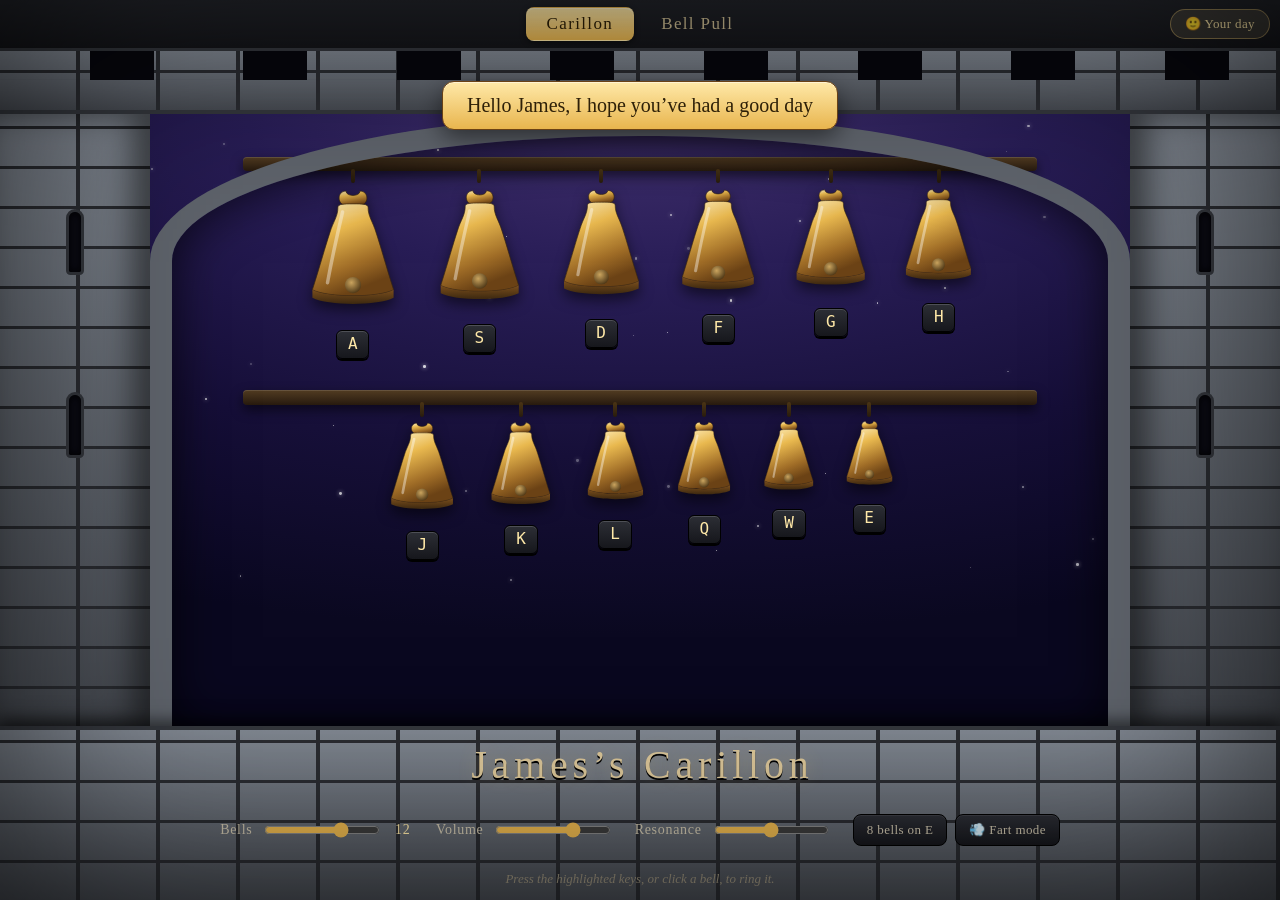
<file: index.html>
<!doctype html>
<html lang="en">
<head>
  <meta charset="utf-8" />
  <meta name="viewport" content="width=device-width, initial-scale=1" />
  <title>James&rsquo;s Carillon — a playable bell tower</title>
  <meta name="description" content="A little web game: pick a number of bells and play them like a carillon with your keyboard." />
  <link rel="stylesheet" href="styles.css?v=10" />
</head>
<body>
  <!-- Shared SVG gradients, defined once and referenced by every bell -->
  <svg width="0" height="0" style="position:absolute" aria-hidden="true" focusable="false">
    <defs>
      <linearGradient id="bellGold" x1="0" y1="0" x2="0.35" y2="1">
        <stop offset="0" stop-color="#fff1c4" />
        <stop offset="0.35" stop-color="#e9b94f" />
        <stop offset="0.75" stop-color="#a06d27" />
        <stop offset="1" stop-color="#6b4215" />
      </linearGradient>
      <linearGradient id="bellLip" x1="0" y1="0" x2="0" y2="1">
        <stop offset="0" stop-color="#7a4e1c" />
        <stop offset="1" stop-color="#3c2810" />
      </linearGradient>
      <radialGradient id="clapperGrad" cx="0.4" cy="0.35" r="0.7">
        <stop offset="0" stop-color="#caa45e" />
        <stop offset="1" stop-color="#4a3414" />
      </radialGradient>
    </defs>
  </svg>

  <div class="scene">
    <!-- Tab bar: switch between the two instruments -->
    <nav class="tabs" aria-label="Choose instrument">
      <a class="tab is-active" href="index.html" aria-current="page">Carillon</a>
      <a class="tab" href="ring.html">Bell Pull</a>
    </nav>

    <!-- Battlement crown that frames the top of the page -->
    <div class="battlement" aria-hidden="true"></div>

    <!-- The tower: two stone pillars framing the belfry opening -->
    <div class="tower">
      <div class="pillar pillar--left" aria-hidden="true">
        <span class="slit"></span>
        <span class="slit"></span>
      </div>

      <div class="belfry">
        <div class="belfry__sky" id="sky" aria-hidden="true"></div>
        <div class="beam" aria-hidden="true"></div>
        <div class="bells" id="bells"></div>
        <div class="belfry__arch" aria-hidden="true"></div>
      </div>

      <div class="pillar pillar--right" aria-hidden="true">
        <span class="slit"></span>
        <span class="slit"></span>
      </div>
    </div>

    <!-- Stone base with the nameplate and controls -->
    <div class="base">
      <div class="nameplate">James&rsquo;s Carillon</div>
      <div class="controls">
        <div class="control">
          <label for="count">Bells</label>
          <input id="count" type="range" min="3" max="16" value="12" />
          <output id="countVal">12</output>
        </div>
        <div class="control">
          <label for="vol">Volume</label>
          <input id="vol" type="range" min="0" max="100" value="70" />
        </div>
        <div class="control">
          <label for="resonance">Resonance</label>
          <input id="resonance" type="range" min="0" max="100" value="50" />
        </div>
        <div class="control control--toggles">
          <button id="etune" class="toggle-btn" type="button" aria-pressed="false"
            title="Tune a ring of 8 bells to E major (change-ringing &ldquo;eight on E&rdquo;)">8 bells on E</button>
          <button id="fart" class="toggle-btn toggle-btn--fun" type="button" aria-pressed="false"
            title="Replace the bell sounds with fart noises">💨 Fart mode</button>
        </div>
      </div>
      <p class="hint" id="hint">Press the highlighted keys, or click a bell, to ring it.</p>
    </div>
  </div>

  <script src="mood.js?v=4" defer></script>
  <script src="welcome.js?v=1" defer></script>
  <script src="carillon.js?v=5" defer></script>
</body>
</html>
</file>
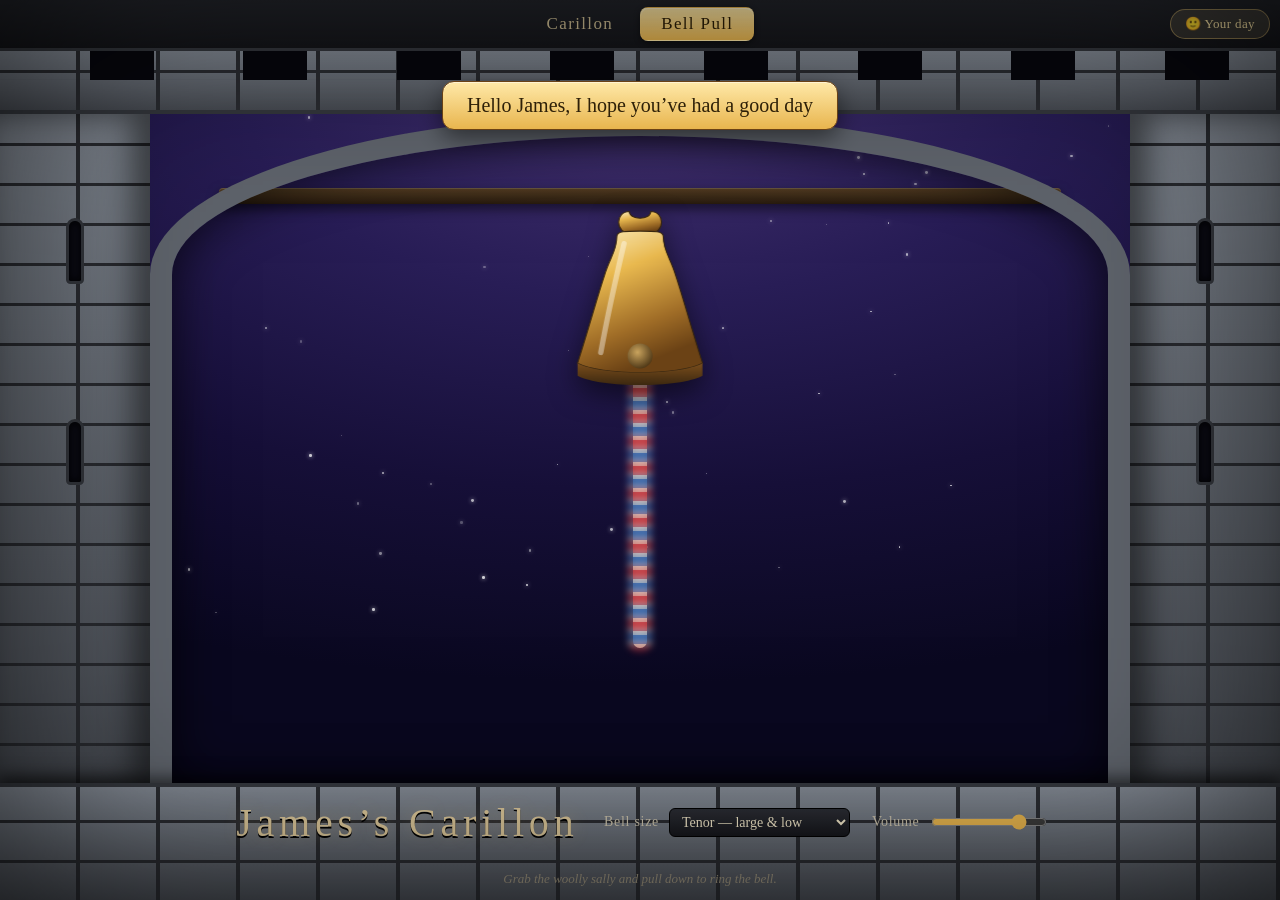
<file: ring.html>
<!doctype html>
<html lang="en">
<head>
  <meta charset="utf-8" />
  <meta name="viewport" content="width=device-width, initial-scale=1" />
  <title>Bell Pull — James&rsquo;s Carillon</title>
  <meta name="description" content="Pull the woolly sally to ring a big tower bell. Choose the bell size." />
  <link rel="stylesheet" href="styles.css?v=10" />
</head>
<body>
  <!-- Shared SVG gradients for the bell -->
  <svg width="0" height="0" style="position:absolute" aria-hidden="true" focusable="false">
    <defs>
      <linearGradient id="bellGold" x1="0" y1="0" x2="0.35" y2="1">
        <stop offset="0" stop-color="#fff1c4" />
        <stop offset="0.35" stop-color="#e9b94f" />
        <stop offset="0.75" stop-color="#a06d27" />
        <stop offset="1" stop-color="#6b4215" />
      </linearGradient>
      <linearGradient id="bellLip" x1="0" y1="0" x2="0" y2="1">
        <stop offset="0" stop-color="#7a4e1c" />
        <stop offset="1" stop-color="#3c2810" />
      </linearGradient>
      <radialGradient id="clapperGrad" cx="0.4" cy="0.35" r="0.7">
        <stop offset="0" stop-color="#caa45e" />
        <stop offset="1" stop-color="#4a3414" />
      </radialGradient>
    </defs>
  </svg>

  <div class="scene scene--pull">
    <!-- Tab bar: switch between the two instruments -->
    <nav class="tabs" aria-label="Choose instrument">
      <a class="tab" href="index.html">Carillon</a>
      <a class="tab is-active" href="ring.html" aria-current="page">Bell Pull</a>
    </nav>

    <div class="battlement" aria-hidden="true"></div>

    <div class="tower">
      <div class="pillar pillar--left" aria-hidden="true">
        <span class="slit"></span>
        <span class="slit"></span>
      </div>

      <div class="belfry belfry--pull">
        <div class="belfry__sky" id="sky" aria-hidden="true"></div>
        <div class="beam" aria-hidden="true"></div>

        <!-- The big bell, its rope and the woolly sally -->
        <div class="ringer" id="ringer">
          <div class="bigbell" id="bigbell"></div>
          <div class="sally" id="sally"></div>
        </div>

        <div class="belfry__arch" aria-hidden="true"></div>
      </div>

      <div class="pillar pillar--right" aria-hidden="true">
        <span class="slit"></span>
        <span class="slit"></span>
      </div>
    </div>

    <div class="base">
      <div class="nameplate">James&rsquo;s Carillon</div>
      <div class="controls">
        <div class="control">
          <label for="size">Bell size</label>
          <select id="size"></select>
        </div>
        <div class="control">
          <label for="vol">Volume</label>
          <input id="vol" type="range" min="0" max="100" value="80" />
        </div>
      </div>
      <p class="hint">Grab the woolly sally and pull down to ring the bell.</p>
    </div>
  </div>

  <script src="mood.js?v=4" defer></script>
  <script src="welcome.js?v=1" defer></script>
  <script src="pull.js?v=2" defer></script>
</body>
</html>
</file>
<file: styles.css>
:root {
  --stone-1: #818892;
  --stone-2: #5f646c;
  --stone-3: #474b52;
  --stone-4: #34373d;
  --mortar: #2a2c31;
  --gold: #ffe9a8;
  --bg: #07070d;
}

* { box-sizing: border-box; }

html, body { height: 100%; }

body {
  margin: 0;
  font-family: ui-serif, Georgia, "Times New Roman", serif;
  background: var(--bg);
  color: #e8e2d4;
  overflow: hidden;
  -webkit-user-select: none;
  user-select: none;
}

/* ---------- overall frame ---------- */
.scene {
  position: relative;
  height: 100vh;
  height: 100dvh;
  display: grid;
  grid-template-rows: auto clamp(38px, 7vh, 74px) 1fr auto;
}

.scene::after {
  /* soft vignette to give the stone depth */
  content: "";
  position: fixed;
  inset: 0;
  pointer-events: none;
  box-shadow: inset 0 0 220px rgba(0, 0, 0, 0.7);
  z-index: 6;
}

/* Shared masonry texture for stonework */
.battlement,
.pillar,
.base {
  background-color: var(--stone-2);
  background-image:
    repeating-linear-gradient(0deg, transparent 0 37px, var(--mortar) 37px 40px),
    repeating-linear-gradient(90deg, transparent 0 76px, var(--mortar) 76px 80px),
    linear-gradient(180deg, var(--stone-1), var(--stone-3));
}

/* ---------- battlement (top crown) ---------- */
.battlement {
  position: relative;
  z-index: 4;
  border-bottom: 4px solid var(--stone-4);
  box-shadow: 0 6px 14px rgba(0, 0, 0, 0.5);
  -webkit-mask:
    repeating-linear-gradient(to right, #000 0 7%, transparent 7% 12%) top / 100% 46% no-repeat,
    linear-gradient(#000, #000) bottom / 100% 54% no-repeat;
  mask:
    repeating-linear-gradient(to right, #000 0 7%, transparent 7% 12%) top / 100% 46% no-repeat,
    linear-gradient(#000, #000) bottom / 100% 54% no-repeat;
}

/* ---------- tower body & pillars ---------- */
.tower {
  position: relative;
  z-index: 2;
  display: grid;
  grid-template-columns: clamp(46px, 12vw, 150px) 1fr clamp(46px, 12vw, 150px);
  min-height: 0;
}

.pillar {
  position: relative;
}
.pillar--left { box-shadow: inset -18px 0 30px rgba(0, 0, 0, 0.5); }
.pillar--right { box-shadow: inset 18px 0 30px rgba(0, 0, 0, 0.5); }

.slit {
  position: absolute;
  left: 50%;
  transform: translateX(-50%);
  width: clamp(8px, 1vw, 12px);
  height: clamp(38px, 7vh, 60px);
  background: #0c0c16;
  border-radius: 7px 7px 2px 2px;
  box-shadow: 0 0 0 3px var(--stone-4), inset 0 0 8px #000;
}
.pillar .slit:nth-child(1) { top: 16%; }
.pillar .slit:nth-child(2) { top: 46%; }

/* ---------- belfry (the opening the bells hang in) ---------- */
.belfry {
  position: relative;
  overflow: hidden;
  background: #0c0a1e;
}

.belfry__sky {
  position: absolute;
  inset: 0;
  background: radial-gradient(125% 85% at 50% 0%,
    #41306f 0%, #281d56 32%, #160f38 66%, #0a0820 100%);
}

.star {
  position: absolute;
  background: #fff;
  border-radius: 50%;
  box-shadow: 0 0 4px #fff;
}

/* stone arch ring framing the top of the opening */
.belfry__arch {
  position: absolute;
  inset: 0;
  border: clamp(12px, 2vw, 22px) solid var(--stone-2);
  border-bottom: none;
  border-radius: 50% 50% 0 0 / 24% 24% 0 0;
  box-shadow: inset 0 0 50px rgba(0, 0, 0, 0.7);
  pointer-events: none;
  z-index: 3;
}

/* the headstock beam the bells hang from */
.beam {
  position: absolute;
  top: clamp(34px, 11%, 104px);
  left: 7%;
  right: 7%;
  height: clamp(12px, 1.8vh, 18px);
  background: linear-gradient(180deg, #523c22, #271a0e);
  border-radius: 4px;
  box-shadow: 0 5px 12px rgba(0, 0, 0, 0.55), inset 0 1px 0 rgba(255, 255, 255, 0.12);
  z-index: 1;
}

.bells {
  position: absolute;
  left: 0;
  right: 0;
  top: clamp(40px, 11%, 110px);
  bottom: 5%;
  display: flex;
  align-items: flex-start;
  justify-content: center;
  gap: clamp(4px, 1.3vw, 22px);
  padding: 0 6%;
  z-index: 2;
}

/* ---------- a single bell ---------- */
.bell {
  --w: 80px;
  width: var(--w);
  flex: 0 0 auto;
  margin: 0;
  padding: 0;
  border: none;
  background: none;
  cursor: pointer;
  display: flex;
  flex-direction: column;
  align-items: center;
  position: relative;
  -webkit-tap-highlight-color: transparent;
}

.bell__rope {
  width: 4px;
  height: clamp(6px, 1.6vh, 18px);
  background: linear-gradient(180deg, #4a3415, #2a1d0d);
  border-radius: 2px;
}

.bell__pivot {
  width: 100%;
  transform-origin: 50% 6%;
  animation: sway 4s ease-in-out infinite;
  will-change: transform;
}

.bell svg {
  display: block;
  width: 100%;
  height: auto;
  filter: drop-shadow(0 6px 7px rgba(0, 0, 0, 0.55));
}

.bell svg .metal {
  fill: url(#bellGold);
  stroke: #3a2810;
  stroke-width: 0.6;
}

.bell__halo {
  position: absolute;
  top: 4%;
  left: 50%;
  width: 150%;
  aspect-ratio: 1;
  transform: translate(-50%, -8%) scale(0.6);
  border-radius: 50%;
  background: radial-gradient(circle, rgba(255, 224, 150, 0.6), transparent 62%);
  opacity: 0;
  pointer-events: none;
  z-index: -1;
}

.bell__key {
  margin-top: clamp(6px, 1.4vh, 12px);
  font-family: ui-monospace, "SF Mono", Menlo, monospace;
  font-size: clamp(11px, 1.4vw, 16px);
  line-height: 1;
  color: var(--gold);
  background: linear-gradient(180deg, #2c2e35, #16171c);
  border: 1px solid #000;
  border-radius: 6px;
  padding: 5px 0 6px;
  width: clamp(24px, 2.6vw, 36px);
  text-align: center;
  box-shadow: 0 2px 0 #000, inset 0 1px 0 rgba(255, 255, 255, 0.16);
  transition: transform 0.08s ease;
}

/* ---------- ringing state ---------- */
.bell.is-ringing .bell__pivot {
  animation: ring 0.9s cubic-bezier(0.36, 0.07, 0.19, 0.97);
}
.bell.is-ringing .bell__halo {
  animation: halo 0.7s ease-out;
}
.bell.is-ringing .bell__key {
  background: linear-gradient(180deg, #ffe9a8, #e8b54e);
  color: #2e2008;
  transform: translateY(2px);
  box-shadow: 0 0 14px rgba(255, 214, 120, 0.7), inset 0 1px 0 rgba(255, 255, 255, 0.4);
}

@keyframes sway {
  0%, 100% { transform: rotate(-1.4deg); }
  50% { transform: rotate(1.4deg); }
}

@keyframes ring {
  0% { transform: rotate(0deg); }
  10% { transform: rotate(13deg); }
  28% { transform: rotate(-10deg); }
  46% { transform: rotate(7deg); }
  64% { transform: rotate(-4.5deg); }
  82% { transform: rotate(2deg); }
  100% { transform: rotate(0deg); }
}

@keyframes halo {
  0% { opacity: 0.9; transform: translate(-50%, -8%) scale(0.55); }
  100% { opacity: 0; transform: translate(-50%, -8%) scale(1.3); }
}

@media (prefers-reduced-motion: reduce) {
  .bell__pivot { animation: none; }
  .bell.is-ringing .bell__pivot { animation: none; }
}

/* ---------- base & controls ---------- */
.base {
  position: relative;
  z-index: 4;
  border-top: 4px solid var(--stone-4);
  box-shadow: 0 -6px 14px rgba(0, 0, 0, 0.5);
  padding: clamp(8px, 1.3vh, 15px) clamp(12px, 3vw, 36px) clamp(8px, 1.4vh, 15px);
  display: flex;
  align-items: center;
  justify-content: center;
  flex-wrap: wrap;
  gap: clamp(10px, 2vw, 28px);
}

.nameplate {
  font-size: clamp(20px, 3.4vw, 40px);
  letter-spacing: 0.12em;
  padding-left: 0.12em;
  color: #ddc89a;
  text-shadow: 0 2px 0 #000, 0 0 18px rgba(255, 210, 120, 0.3);
  white-space: nowrap;
}

.controls {
  display: flex;
  align-items: center;
  justify-content: center;
  flex-wrap: wrap;
  gap: clamp(10px, 2vw, 22px);
}

.control {
  display: flex;
  align-items: center;
  gap: 10px;
  font-size: 14px;
  letter-spacing: 0.05em;
  color: #cdc4ad;
}

.control input[type="range"] {
  width: clamp(76px, 9vw, 116px);
  accent-color: #e8b54e;
  cursor: pointer;
}

.control output {
  min-width: 1.6em;
  text-align: center;
  color: var(--gold);
  font-variant-numeric: tabular-nums;
}

.hint {
  flex-basis: 100%;
  margin: 0;
  text-align: center;
  font-size: 13px;
  font-style: italic;
  color: #9a917c;
}

/* ---------- tab bar ---------- */
.tabs {
  display: flex;
  justify-content: center;
  gap: 6px;
  padding: 7px 6px;
  background: linear-gradient(180deg, #23252b, #141519);
  border-bottom: 3px solid var(--stone-4);
  position: relative;
  z-index: 5;
}
.tab {
  font-family: ui-serif, Georgia, "Times New Roman", serif;
  font-size: clamp(13px, 1.6vw, 17px);
  letter-spacing: 0.08em;
  color: #cdbd92;
  text-decoration: none;
  padding: 6px 20px;
  border-radius: 8px;
  border: 1px solid transparent;
  transition: color 0.15s, background 0.15s;
}
.tab:hover {
  color: var(--gold);
  background: rgba(255, 255, 255, 0.06);
}
.tab.is-active {
  color: #2e2008;
  background: linear-gradient(180deg, #ffe9a8, #e8b54e);
  box-shadow: inset 0 1px 0 rgba(255, 255, 255, 0.4), 0 2px 6px rgba(0, 0, 0, 0.45);
}

/* ---------- controls: select ---------- */
.control select {
  font-family: ui-serif, Georgia, serif;
  font-size: 14px;
  color: #f0e6c8;
  background: linear-gradient(180deg, #2c2e35, #16171c);
  border: 1px solid #000;
  border-radius: 6px;
  padding: 5px 8px;
  cursor: pointer;
}

/* ---------- bell-pull page ---------- */
.ringer {
  position: absolute;
  left: 0;
  right: 0;
  top: clamp(40px, 11%, 110px);
  bottom: 3%;
  z-index: 2;
  touch-action: none;
}

.bigbell {
  position: absolute;
  left: 50%;
  top: 0;
  transform: translateX(-50%);
  transform-origin: 50% 10%;
  z-index: 3;
  will-change: transform;
  pointer-events: none;
}
.bigbell svg {
  display: block;
  width: 100%;
  height: auto;
  filter: drop-shadow(0 10px 14px rgba(0, 0, 0, 0.55));
}
.bigbell svg .metal {
  fill: url(#bellGold);
  stroke: #3a2810;
  stroke-width: 0.6;
}
.bigbell__halo {
  position: absolute;
  left: 50%;
  top: 34%;
  width: 150%;
  aspect-ratio: 1;
  transform: translate(-50%, -50%) scale(0.6);
  border-radius: 50%;
  background: radial-gradient(circle, rgba(255, 224, 150, 0.6), transparent 62%);
  opacity: 0;
  pointer-events: none;
  z-index: -1;
}
.bigbell.is-ringing .bigbell__halo {
  animation: halo-big 0.8s ease-out;
}
.bigbell.springing {
  transition: transform 0.9s cubic-bezier(0.18, 1.45, 0.5, 1);
}

@keyframes halo-big {
  0% { opacity: 0.85; transform: translate(-50%, -50%) scale(0.55); }
  100% { opacity: 0; transform: translate(-50%, -50%) scale(1.35); }
}

/* The whole rope is the woolly sally: full length, coloured all the way down,
   at twice the old 7px rope width. */
.sally {
  position: absolute;
  left: 50%;
  width: 14px;
  transform: translateX(-50%);
  z-index: 2;
  cursor: grab;
  border-radius: 7px;
  box-shadow: inset 0 0 6px rgba(0, 0, 0, 0.28);
  background: repeating-linear-gradient(
    180deg,
    #c0303a 0 9px, #efe6d0 9px 13px, #2f5fa8 13px 22px, #efe6d0 22px 26px
  );
}
.sally::before {
  /* soft, fuzzy wool the whole length */
  content: "";
  position: absolute;
  inset: -3px -5px;
  border-radius: 9px;
  background: inherit;
  filter: blur(3.5px);
  opacity: 0.6;
  z-index: -1;
}
.sally.is-grabbing {
  cursor: grabbing;
}

.ringer.springing .sally {
  transition: height 0.7s cubic-bezier(0.2, 1.25, 0.4, 1);
}

/* ---------- welcome message (shown on every page load) ---------- */
.welcome {
  position: fixed;
  top: clamp(58px, 9vh, 96px);
  left: 50%;
  z-index: 50;
  max-width: min(90vw, 470px);
  text-align: center;
  font-family: ui-serif, Georgia, "Times New Roman", serif;
  font-size: clamp(15px, 2vw, 20px);
  color: #2e2008;
  background: linear-gradient(180deg, #ffe9a8, #e8b54e);
  border: 1px solid #6b4215;
  border-radius: 12px;
  padding: 12px 24px;
  box-shadow: 0 8px 24px rgba(0, 0, 0, 0.5), inset 0 1px 0 rgba(255, 255, 255, 0.5);
  opacity: 0;
  transform: translate(-50%, -12px);
  pointer-events: none;
  cursor: pointer;
  transition: opacity 0.5s ease, transform 0.5s cubic-bezier(0.2, 1.1, 0.4, 1);
}
.welcome.is-shown {
  opacity: 1;
  transform: translate(-50%, 0);
  pointer-events: auto;
}
.welcome.is-hiding {
  opacity: 0;
  transform: translate(-50%, -12px);
}
@media (prefers-reduced-motion: reduce) {
  .welcome {
    transition: opacity 0.3s ease;
  }
}

/* ---------- toggle buttons (8-on-E, fart mode) ---------- */
.control--toggles {
  gap: 8px;
}
.toggle-btn {
  font-family: ui-serif, Georgia, "Times New Roman", serif;
  font-size: 13px;
  letter-spacing: 0.03em;
  color: #cdc4ad;
  background: linear-gradient(180deg, #2c2e35, #16171c);
  border: 1px solid #000;
  border-radius: 8px;
  padding: 7px 13px;
  cursor: pointer;
  white-space: nowrap;
  box-shadow: inset 0 1px 0 rgba(255, 255, 255, 0.08);
  transition: color 0.12s ease, background 0.12s ease, box-shadow 0.12s ease;
}
.toggle-btn:hover {
  color: var(--gold);
}
.toggle-btn[aria-pressed="true"] {
  color: #2e2008;
  background: linear-gradient(180deg, #ffe9a8, #e8b54e);
  border-color: #6b4215;
  box-shadow: inset 0 1px 0 rgba(255, 255, 255, 0.4), 0 0 12px rgba(255, 214, 120, 0.45);
}
.toggle-btn--fun[aria-pressed="true"] {
  color: #1e2e0c;
  background: linear-gradient(180deg, #bdec88, #6fae3a);
  border-color: #3c5a1a;
  box-shadow: inset 0 1px 0 rgba(255, 255, 255, 0.4), 0 0 12px rgba(150, 225, 95, 0.55);
}

/* ---------- two-row bell layout (12+ bells) ---------- */
.bells.bells--stacked {
  flex-direction: column;
  align-items: center;
  justify-content: flex-start;
  gap: clamp(14px, 3.5vh, 40px);
  top: clamp(24px, 7%, 78px);
}
.bell-row {
  position: relative;
  display: flex;
  align-items: flex-start;
  justify-content: center;
  gap: clamp(3px, 1vw, 14px);
  width: 100%;
  padding-top: 12px;
}
.bell-row::before {
  content: "";
  position: absolute;
  top: 0;
  left: 4%;
  right: 4%;
  height: clamp(10px, 1.6vh, 16px);
  background: linear-gradient(180deg, #523c22, #271a0e);
  border-radius: 4px;
  box-shadow: 0 5px 12px rgba(0, 0, 0, 0.55), inset 0 1px 0 rgba(255, 255, 255, 0.12);
  z-index: 0;
}

/* ---------- mood recorder ---------- */
.mood-trigger {
  position: absolute;
  right: 10px;
  top: 50%;
  transform: translateY(-50%);
  font-family: ui-serif, Georgia, "Times New Roman", serif;
  font-size: 13px;
  letter-spacing: 0.03em;
  color: var(--gold);
  background: rgba(255, 233, 168, 0.13);
  border: 1px solid rgba(255, 214, 120, 0.45);
  border-radius: 999px;
  padding: 6px 14px;
  cursor: pointer;
  transition: color 0.15s, background 0.15s, box-shadow 0.15s;
}
.mood-trigger:hover {
  color: #fff4d6;
  background: rgba(255, 233, 168, 0.24);
  box-shadow: 0 0 12px rgba(255, 214, 120, 0.4);
}
@media (max-width: 560px) {
  .mood-trigger span { display: none; }
}

.mood-modal {
  position: fixed;
  inset: 0;
  z-index: 60;
  display: flex;
  align-items: center;
  justify-content: center;
  padding: 16px;
  background: rgba(8, 6, 18, 0.66);
  opacity: 0;
  transition: opacity 0.25s ease;
}
.mood-modal.is-open { opacity: 1; }
.mood-modal[hidden] { display: none; }

.mood-card {
  position: relative;
  width: min(94vw, 420px);
  background: linear-gradient(180deg, #2a2c33, #181a1f);
  border: 1px solid #6b4215;
  border-radius: 16px;
  padding: 28px 24px 24px;
  text-align: center;
  color: #e8e2d4;
  box-shadow: 0 20px 60px rgba(0, 0, 0, 0.6), inset 0 1px 0 rgba(255, 255, 255, 0.08);
  transform: translateY(12px) scale(0.97);
  transition: transform 0.25s cubic-bezier(0.2, 1.1, 0.4, 1);
}
.mood-modal.is-open .mood-card { transform: none; }

.mood-q {
  margin: 0 0 18px;
  font-family: ui-serif, Georgia, "Times New Roman", serif;
  font-size: clamp(19px, 3.4vw, 24px);
  color: var(--gold);
}
.mood-close {
  position: absolute;
  top: 8px;
  right: 13px;
  background: none;
  border: none;
  color: #9a917c;
  font-size: 26px;
  line-height: 1;
  cursor: pointer;
}
.mood-close:hover { color: var(--gold); }

.mood-step[hidden] { display: none; } /* beat the .mood-step--emoji display rule */
.mood-step--emoji { display: flex; gap: 12px; justify-content: center; }
.mood-emoji {
  flex: 1;
  display: flex;
  flex-direction: column;
  align-items: center;
  gap: 7px;
  font-family: ui-serif, Georgia, "Times New Roman", serif;
  font-size: 14px;
  color: #cdc4ad;
  background: linear-gradient(180deg, #34373f, #1d1f24);
  border: 1px solid #000;
  border-radius: 12px;
  padding: 14px 6px;
  cursor: pointer;
  transition: color 0.12s, border-color 0.12s, transform 0.12s, box-shadow 0.12s;
}
.mood-emoji span { font-size: 38px; line-height: 1; }
.mood-emoji:hover {
  color: var(--gold);
  border-color: #6b4215;
  transform: translateY(-2px);
  box-shadow: 0 0 14px rgba(255, 214, 120, 0.3);
}

.mood-sub { margin: 0 0 14px; color: #cdc4ad; font-size: 15px; }
.mood-sub strong { color: var(--gold); }
.mood-reasons { display: flex; flex-direction: column; gap: 9px; }
.mood-reason {
  display: flex;
  align-items: center;
  gap: 11px;
  width: 100%;
  text-align: left;
  font-family: ui-serif, Georgia, "Times New Roman", serif;
  font-size: 15px;
  color: #2e2008;
  background: linear-gradient(180deg, #ffe9a8, #e8b54e);
  border: 1px solid #6b4215;
  border-radius: 12px;
  padding: 12px 16px;
  cursor: pointer;
  transition: transform 0.12s, box-shadow 0.12s;
}
.mood-reason:hover { transform: translateY(-1px); box-shadow: 0 0 14px rgba(255, 214, 120, 0.5); }
.mood-reason__emoji { font-size: 22px; line-height: 1; }
.mood-back {
  margin-top: 14px;
  background: none;
  border: none;
  color: #9a917c;
  font-size: 13px;
  font-style: italic;
  cursor: pointer;
}
.mood-back:hover { color: var(--gold); }
.mood-thanks { font-size: 18px; color: var(--gold); margin: 14px 0 6px; }

/* gate mode: mandatory, no escape hatch */
.mood-gatenote { display: none; }
.mood-modal--gate .mood-close { display: none; }
.mood-modal--gate .mood-gatenote {
  display: block;
  margin: -8px 0 16px;
  font-size: 13px;
  font-style: italic;
  color: #c0a35a;
}

@media (prefers-reduced-motion: reduce) {
  .mood-modal, .mood-card { transition: opacity 0.2s ease; }
}
</file>
